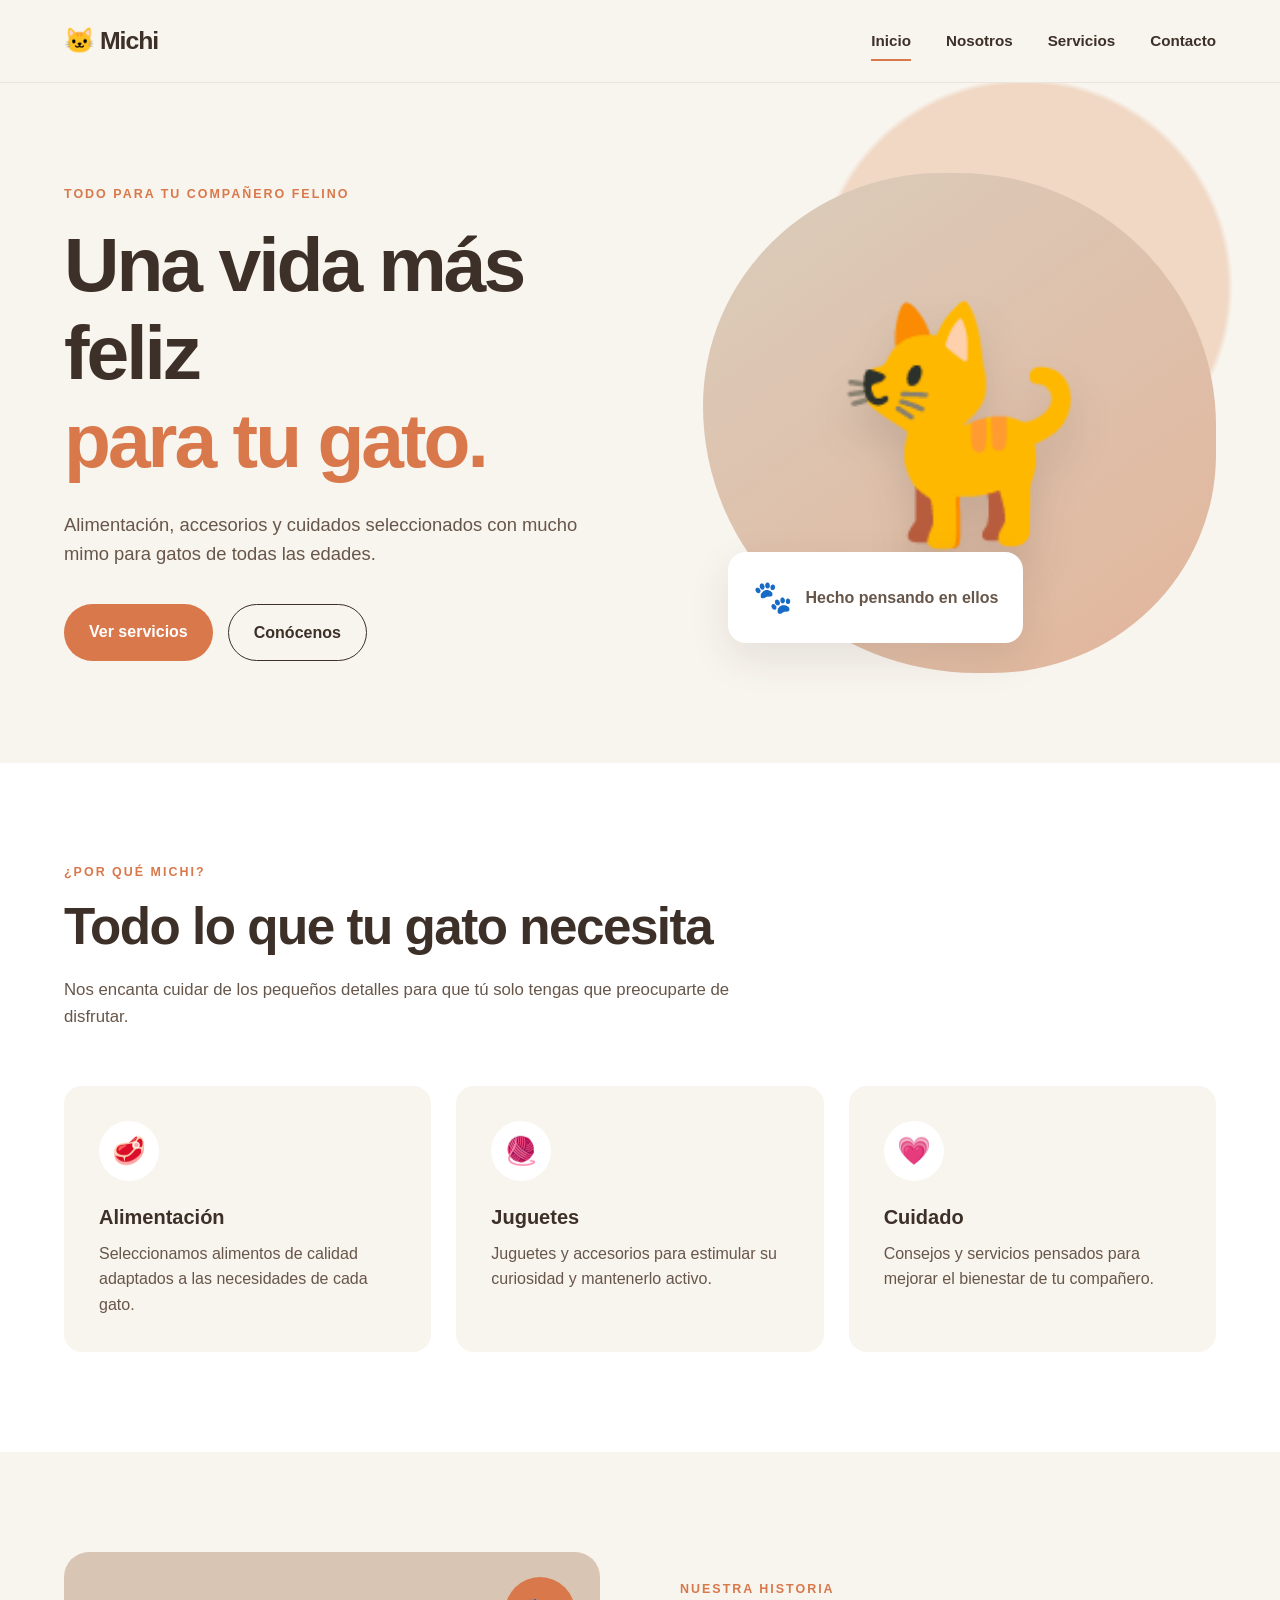
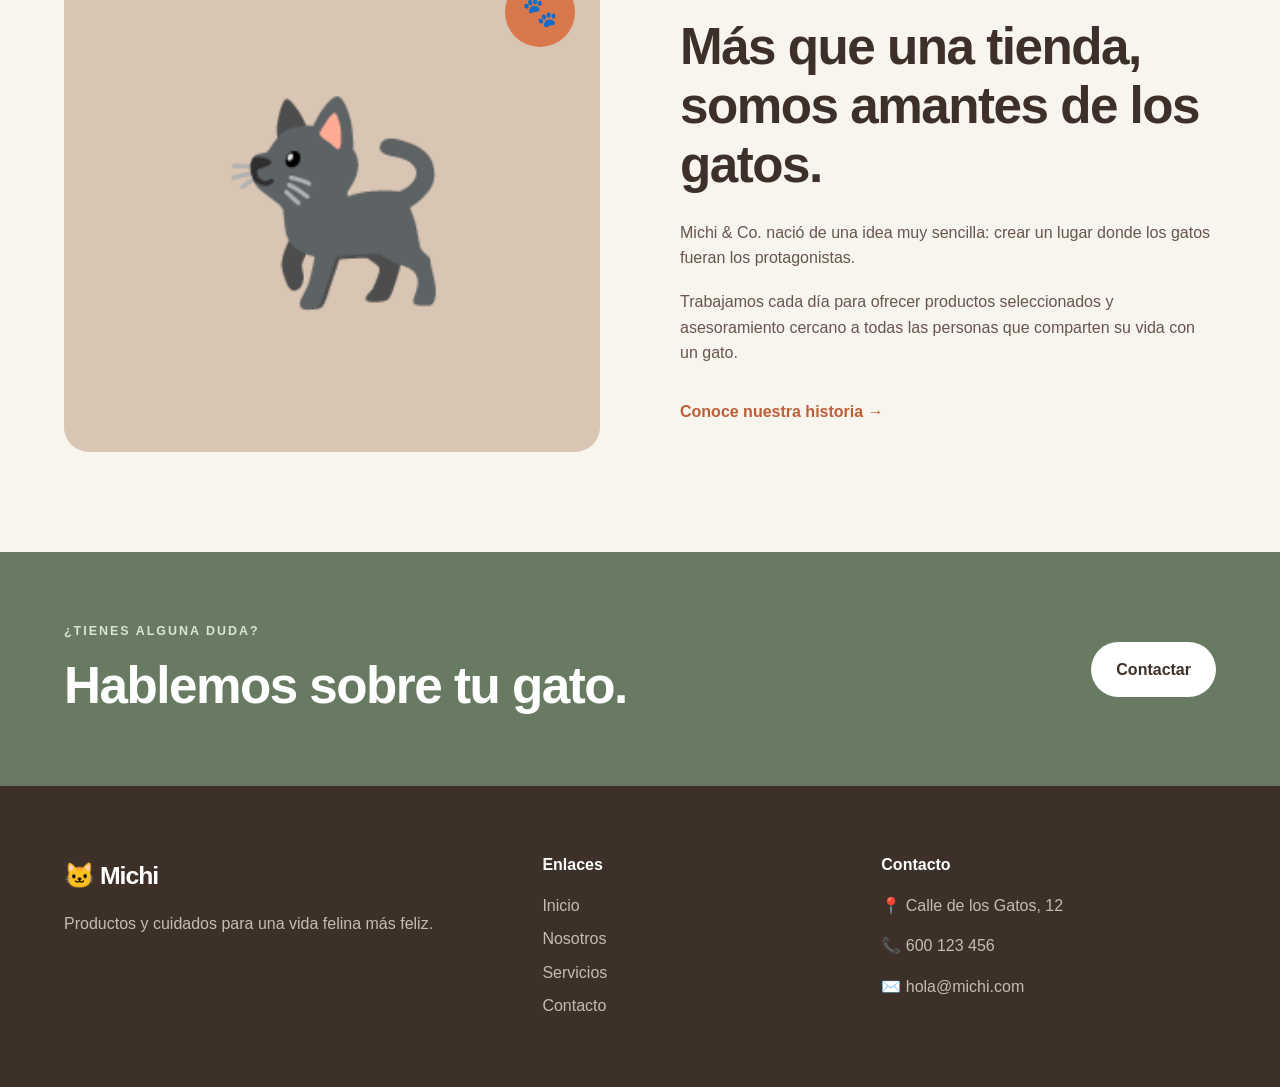
<file: index.html>
<!DOCTYPE html>
<html lang="es">
<head>
    <meta charset="UTF-8">
    <meta name="viewport" content="width=device-width, initial-scale=1.0">
    <meta name="description" content="Michi & Co. - Tienda especializada en productos, alimentación y servicios para gatos.">
    <meta name="keywords" content="gatos, tienda de gatos, comida para gatos, accesorios para gatos, juguetes, cuidado felino">
    <meta name="author" content="Michi & Co.">

    <title>Michi | Todo para tu gato</title>

    <link rel="stylesheet" href="style.css">
</head>

<body>

    <header class="header">
        <div class="container nav-container">
            <a href="index.html" class="logo">
                🐱 Michi
            </a>

            <nav class="nav">
                <a href="index.html" class="active">Inicio</a>
                <a href="about/index.html">Nosotros</a>
                <a href="services/index.html">Servicios</a>
                <a href="contact/index.html">Contacto</a>
            </nav>
        </div>
    </header>

    <main>

        <section class="hero">
            <div class="container hero-content">
                <div class="hero-text">
                    <p class="eyebrow">TODO PARA TU COMPAÑERO FELINO</p>

                    <h1>
                        Una vida más feliz
                        <span>para tu gato.</span>
                    </h1>

                    <p class="hero-description">
                        Alimentación, accesorios y cuidados seleccionados
                        con mucho mimo para gatos de todas las edades.
                    </p>

                    <div class="hero-buttons">
                        <a href="services.html" class="btn btn-primary">
                            Ver servicios
                        </a>

                        <a href="about.html" class="btn btn-secondary">
                            Conócenos
                        </a>
                    </div>
                </div>

                <div class="hero-image">
                    <div class="hero-card">
                        <span>🐾</span>
                        <p>Hecho pensando en ellos</p>
                    </div>
                </div>
            </div>
        </section>

        <section class="features section">
            <div class="container">

                <div class="section-heading">
                    <p class="eyebrow">¿POR QUÉ MICHI?</p>
                    <h2>Todo lo que tu gato necesita</h2>
                    <p>
                        Nos encanta cuidar de los pequeños detalles para
                        que tú solo tengas que preocuparte de disfrutar.
                    </p>
                </div>

                <div class="feature-grid">

                    <article class="feature-card">
                        <div class="feature-icon">🥩</div>
                        <h3>Alimentación</h3>
                        <p>
                            Seleccionamos alimentos de calidad adaptados
                            a las necesidades de cada gato.
                        </p>
                    </article>

                    <article class="feature-card">
                        <div class="feature-icon">🧶</div>
                        <h3>Juguetes</h3>
                        <p>
                            Juguetes y accesorios para estimular su
                            curiosidad y mantenerlo activo.
                        </p>
                    </article>

                    <article class="feature-card">
                        <div class="feature-icon">💗</div>
                        <h3>Cuidado</h3>
                        <p>
                            Consejos y servicios pensados para mejorar
                            el bienestar de tu compañero.
                        </p>
                    </article>

                </div>
            </div>
        </section>

        <section class="about-preview section">
            <div class="container about-preview-grid">

                <div class="about-photo">
                    <div class="photo-decoration">🐾</div>
                </div>

                <div class="about-preview-text">
                    <p class="eyebrow">NUESTRA HISTORIA</p>

                    <h2>Más que una tienda, somos amantes de los gatos.</h2>

                    <p>
                        Michi & Co. nació de una idea muy sencilla:
                        crear un lugar donde los gatos fueran los
                        protagonistas.
                    </p>

                    <p>
                        Trabajamos cada día para ofrecer productos
                        seleccionados y asesoramiento cercano a todas
                        las personas que comparten su vida con un gato.
                    </p>

                    <a href="about.html" class="text-link">
                        Conoce nuestra historia →
                    </a>
                </div>

            </div>
        </section>

        <section class="cta">
            <div class="container cta-content">
                <div>
                    <p class="eyebrow">¿TIENES ALGUNA DUDA?</p>
                    <h2>Hablemos sobre tu gato.</h2>
                </div>

                <a href="contact.html" class="btn btn-light">
                    Contactar
                </a>
            </div>
        </section>

    </main>

    <footer class="footer">
        <div class="container footer-grid">

            <div>
                <a href="index.html" class="logo footer-logo">
                    🐱 Michi
                </a>
                <p>
                    Productos y cuidados para una vida felina más feliz.
                </p>
            </div>

            <div>
                <h3>Enlaces</h3>
                <a href="index.html">Inicio</a>
                <a href="about.html">Nosotros</a>
                <a href="services.html">Servicios</a>
                <a href="contact.html">Contacto</a>
            </div>

            <div>
                <h3>Contacto</h3>
                <p>📍 Calle de los Gatos, 12</p>
                <p>📞 600 123 456</p>
                <p>✉️ hola@michi.com</p>
            </div>

        </div>
    </footer>

</body>
</html>
</file>
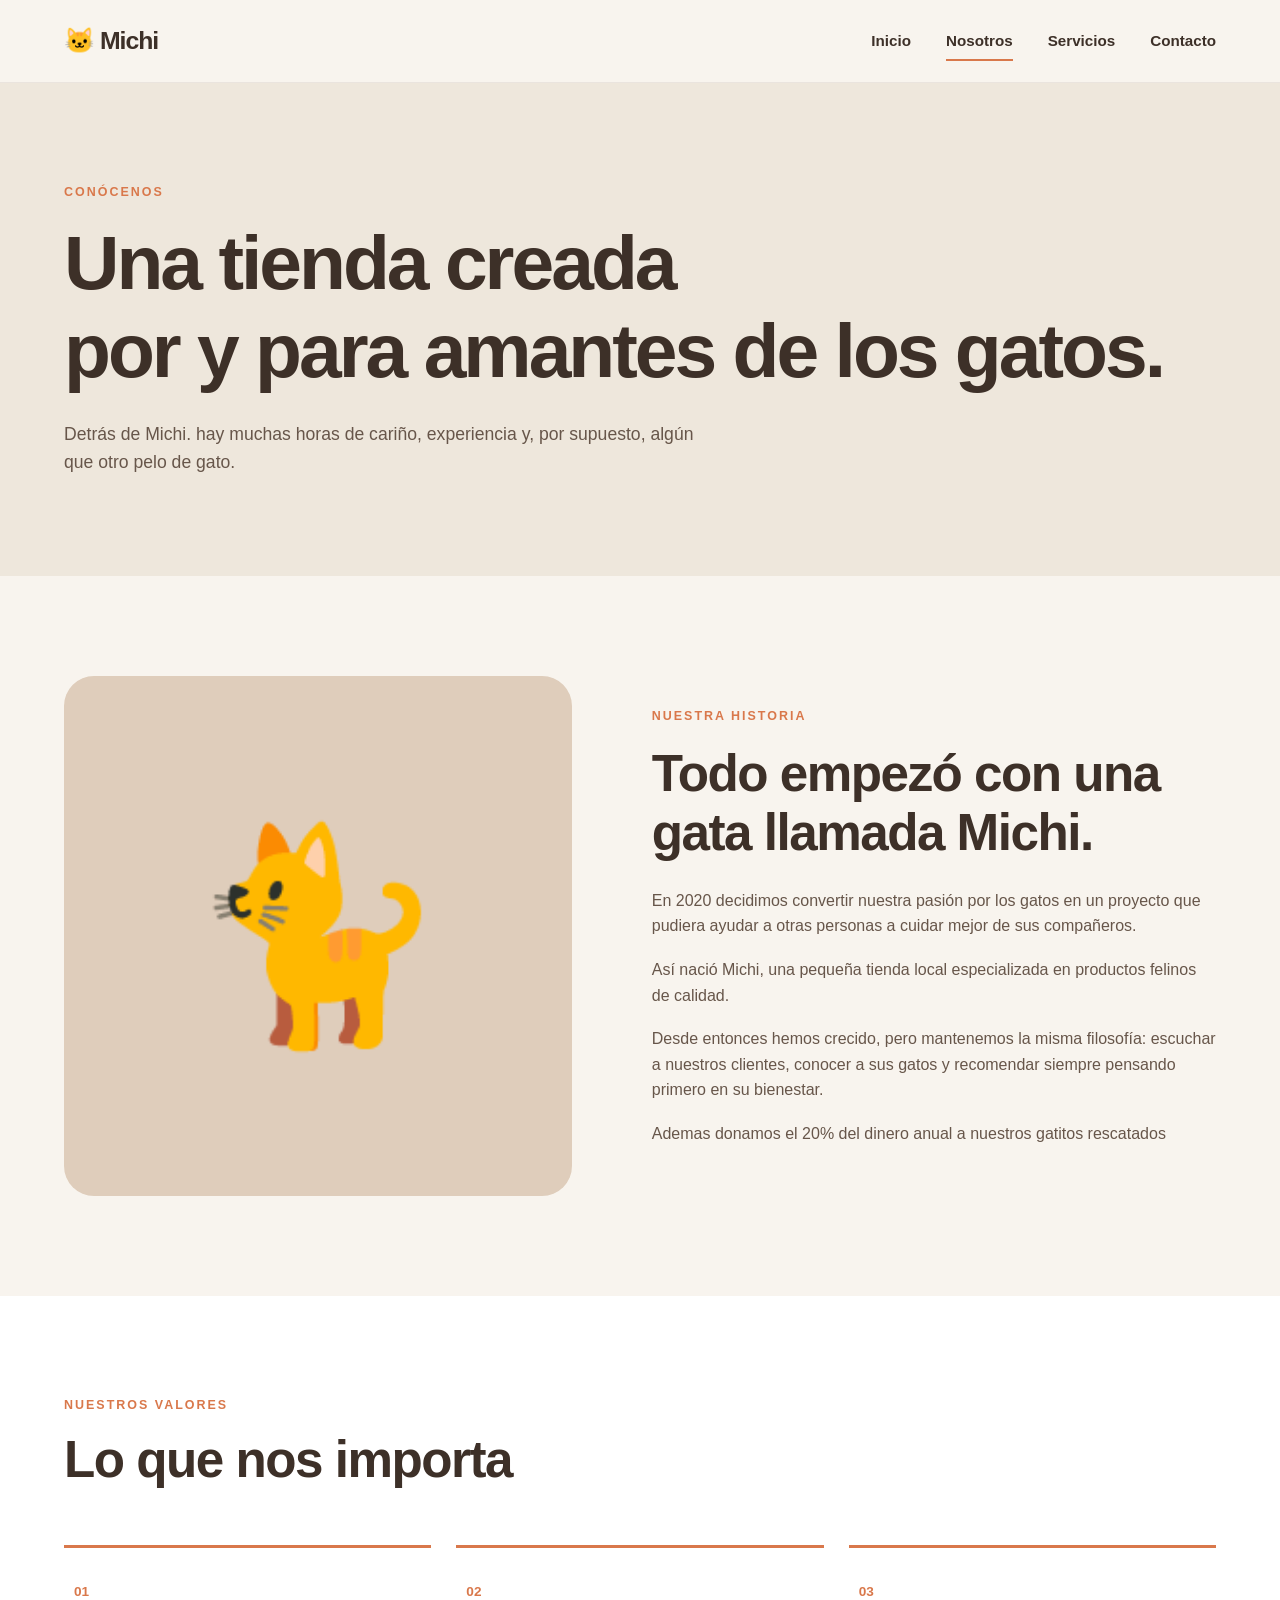
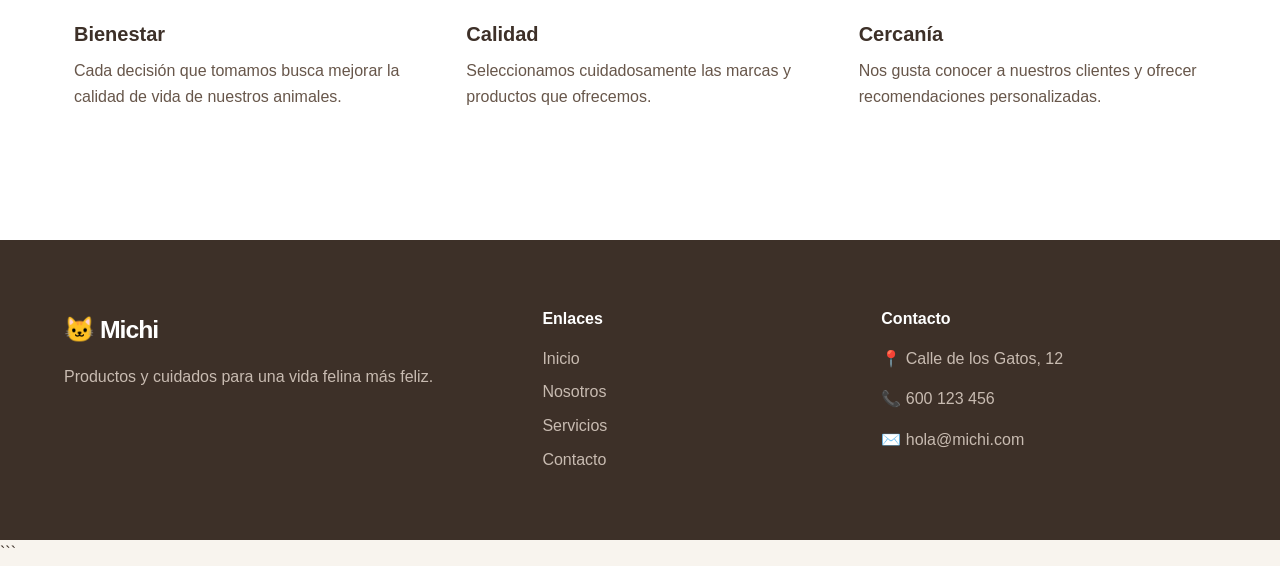
<file: about/index.html>
<!DOCTYPE html>
<html lang="es">
<head>
    <meta charset="UTF-8">
    <meta name="viewport" content="width=device-width, initial-scale=1.0">
    <meta name="description" content="Conoce la historia de Michi, un negocio creado por amantes de los gatos.">
    <meta name="keywords" content="Michi, gatos, tienda felina, amantes de los gatos">
    <meta name="author" content="Michi">

    <title>Nosotros | Michi</title>

    <link rel="stylesheet" href="../style.css">
</head>

<body>

    <header class="header">
        <div class="container nav-container">

            <a href="../index.html" class="logo">
                🐱 Michi
            </a>

            <nav class="nav">
                <a href="../index.html">Inicio</a>
                <a href="index.html" class="active">Nosotros</a>
                <a href="../services/index.html">Servicios</a>
                <a href="../contact/index.html">Contacto</a>
            </nav>

        </div>
    </header>

    <main>

        <section class="page-header">
            <div class="container">
                <p class="eyebrow">CONÓCENOS</p>
                <h1>Una tienda creada<br>por y para amantes de los gatos.</h1>
                <p>
                    Detrás de Michi. hay muchas horas de cariño,
                    experiencia y, por supuesto, algún que otro pelo de gato.
                </p>
            </div>
        </section>

        <section class="section">
            <div class="container story-grid">

                <div class="story-image">
                    <div class="story-cat">
                        🐈
                    </div>
                </div>

                <div class="story-text">
                    <p class="eyebrow">NUESTRA HISTORIA</p>

                    <h2>Todo empezó con una gata llamada Michi.</h2>

                    <p>
                        En 2020 decidimos convertir nuestra pasión por
                        los gatos en un proyecto que pudiera ayudar a
                        otras personas a cuidar mejor de sus compañeros.
                    </p>

                    <p>
                        Así nació Michi, una pequeña tienda local
                        especializada en productos felinos de calidad.
                    </p>

                    <p>
                        Desde entonces hemos crecido, pero mantenemos
                        la misma filosofía: escuchar a nuestros clientes,
                        conocer a sus gatos y recomendar siempre pensando
                        primero en su bienestar.
                    </p>
                    <p>
                        Ademas donamos el 20% del dinero anual a nuestros gatitos rescatados
                    </p>
                </div>

            </div>
        </section>

        <section class="values section">
            <div class="container">

                <div class="section-heading">
                    <p class="eyebrow">NUESTROS VALORES</p>
                    <h2>Lo que nos importa</h2>
                </div>

                <div class="values-grid">

                    <article class="value-card">
                        <span>01</span>
                        <h3>Bienestar</h3>
                        <p>
                            Cada decisión que tomamos busca mejorar
                            la calidad de vida de nuestros animales.
                        </p>
                    </article>

                    <article class="value-card">
                        <span>02</span>
                        <h3>Calidad</h3>
                        <p>
                            Seleccionamos cuidadosamente las marcas
                            y productos que ofrecemos.
                        </p>
                    </article>

                    <article class="value-card">
                        <span>03</span>
                        <h3>Cercanía</h3>
                        <p>
                            Nos gusta conocer a nuestros clientes
                            y ofrecer recomendaciones personalizadas.
                        </p>
                    </article>

                </div>
            </div>
        </section>

    </main>

    <footer class="footer">
        <div class="container footer-grid">

            <div>
                <a href="index.html" class="logo footer-logo">
                    🐱 Michi
                </a>
                <p>Productos y cuidados para una vida felina más feliz.</p>
            </div>

            <div>
                <h3>Enlaces</h3>
                <a href="index.html">Inicio</a>
                <a href="about.html">Nosotros</a>
                <a href="services.html">Servicios</a>
                <a href="contact.html">Contacto</a>
            </div>

            <div>
                <h3>Contacto</h3>
                <p>📍 Calle de los Gatos, 12</p>
                <p>📞 600 123 456</p>
                <p>✉️ hola@michi.com</p>
            </div>

        </div>
    </footer>

</body>
</html>
```
</file>
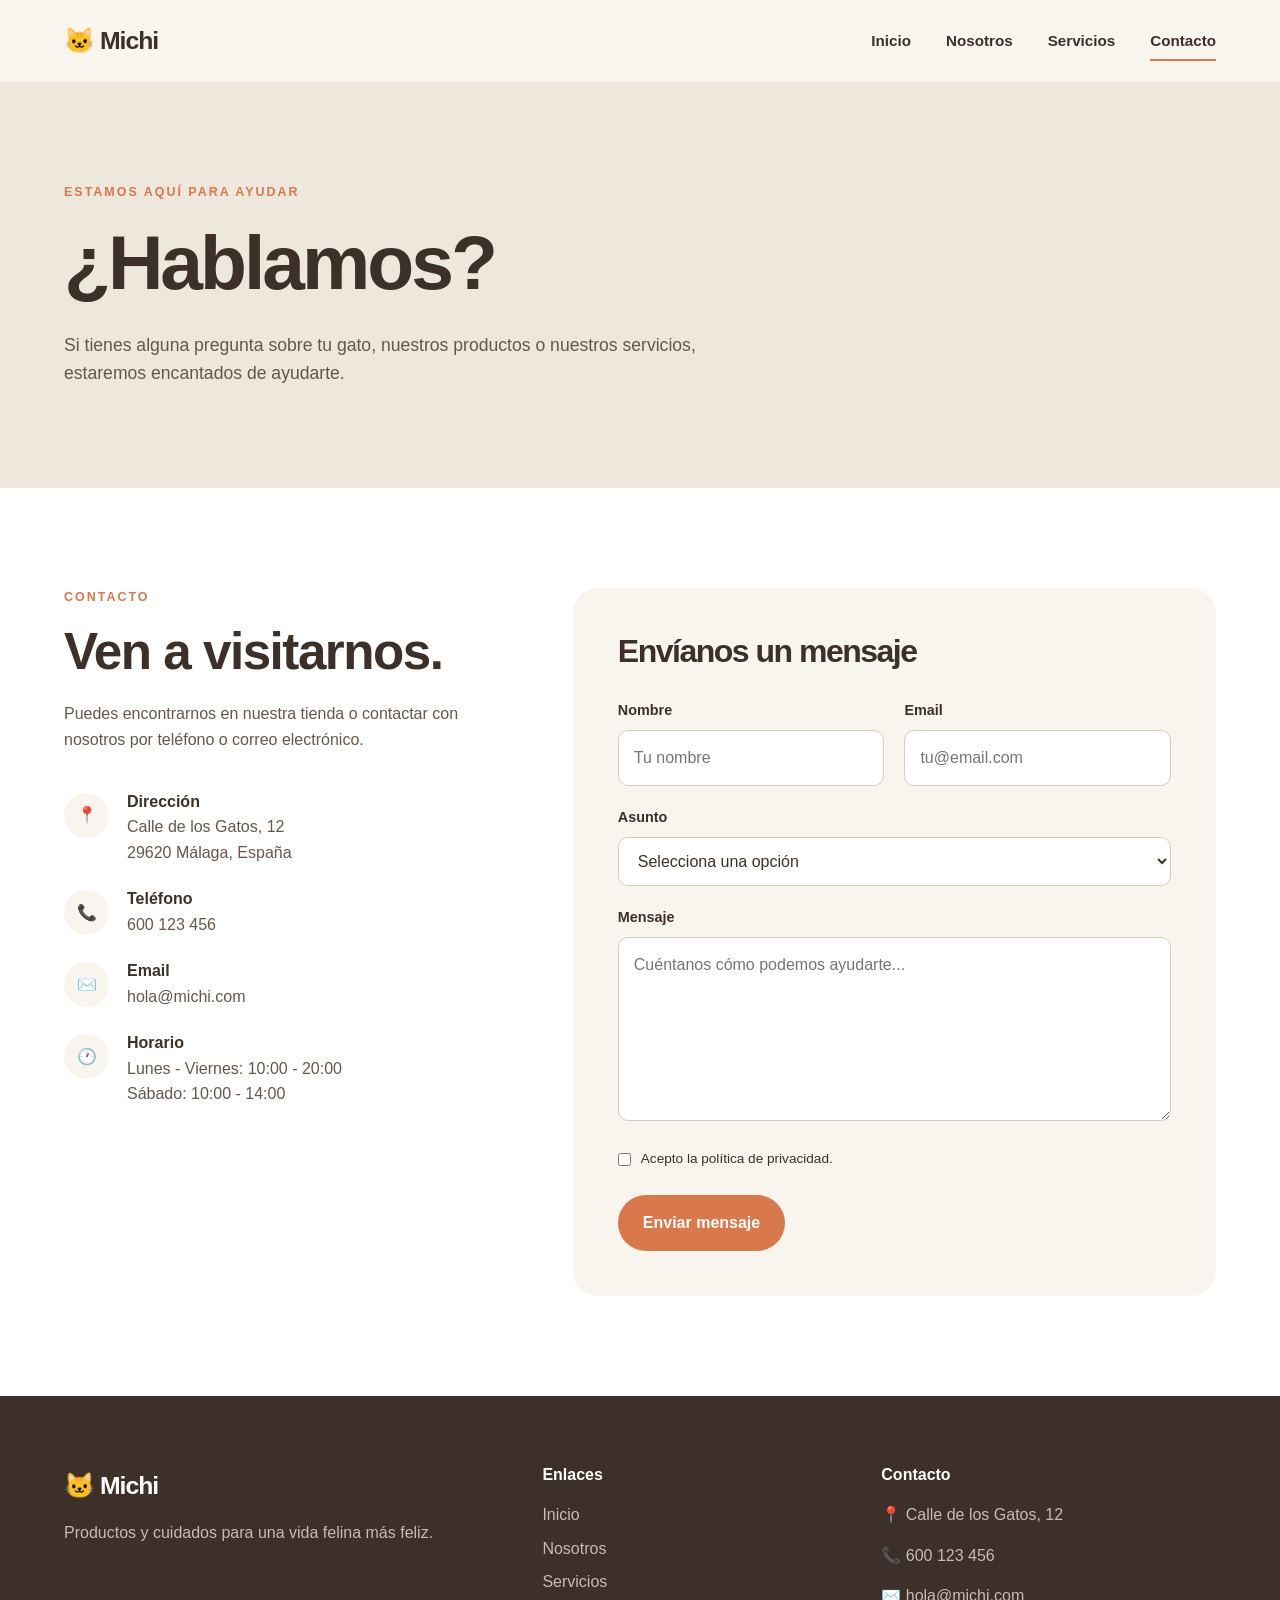
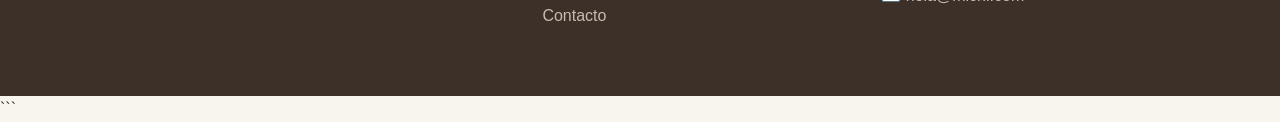
<file: contact/index.html>
<!DOCTYPE html>
<html lang="es">
<head>
    <meta charset="UTF-8">
    <meta name="viewport" content="width=device-width, initial-scale=1.0">
    <meta name="description" content="Contacta con Michi". para resolver tus dudas sobre productos y cuidados para gatos.">
    <meta name="keywords" content="contacto gatos, Michi, tienda gatos, asesoramiento felino">
    <meta name="author" content="Michi">

    <title>Contacto | Michi </title>

    <link rel="stylesheet" href="../style.css">
</head>

<body>

    <header class="header">
        <div class="container nav-container">

            <a href="../index.html" class="logo">
                🐱 Michi
            </a>

            <nav class="nav">
                <a href="../index.html">Inicio</a>
                <a href="../about/index.html">Nosotros</a>
                <a href="../services/index.html">Servicios</a>
                <a href="index.html" class="active">Contacto</a>
            </nav>

        </div>
    </header>

    <main>

        <section class="page-header">
            <div class="container">

                <p class="eyebrow">ESTAMOS AQUÍ PARA AYUDAR</p>

                <h1>
                    ¿Hablamos?
                </h1>

                <p>
                    Si tienes alguna pregunta sobre tu gato,
                    nuestros productos o nuestros servicios,
                    estaremos encantados de ayudarte.
                </p>

            </div>
        </section>

        <section class="section contact-section">
            <div class="container contact-grid">

                <div class="contact-info">

                    <p class="eyebrow">CONTACTO</p>

                    <h2>Ven a visitarnos.</h2>

                    <p>
                        Puedes encontrarnos en nuestra tienda o contactar
                        con nosotros por teléfono o correo electrónico.
                    </p>

                    <div class="contact-item">
                        <span>📍</span>
                        <div>
                            <h3>Dirección</h3>
                            <p>Calle de los Gatos, 12<br>29620 Málaga, España</p>
                        </div>
                    </div>

                    <div class="contact-item">
                        <span>📞</span>
                        <div>
                            <h3>Teléfono</h3>
                            <p>600 123 456</p>
                        </div>
                    </div>

                    <div class="contact-item">
                        <span>✉️</span>
                        <div>
                            <h3>Email</h3>
                            <p>hola@michi.com</p>
                        </div>
                    </div>

                    <div class="contact-item">
                        <span>🕐</span>
                        <div>
                            <h3>Horario</h3>
                            <p>
                                Lunes - Viernes: 10:00 - 20:00<br>
                                Sábado: 10:00 - 14:00
                            </p>
                        </div>
                    </div>

                </div>

                <div class="contact-form-wrapper">

                    <h2>Envíanos un mensaje</h2>

                    <form class="contact-form" action="#" method="post">

                        <div class="form-row">

                            <div class="form-group">
                                <label for="name">Nombre</label>
                                <input
                                    type="text"
                                    id="name"
                                    name="name"
                                    placeholder="Tu nombre"
                                    required
                                >
                            </div>

                            <div class="form-group">
                                <label for="email">Email</label>
                                <input
                                    type="email"
                                    id="email"
                                    name="email"
                                    placeholder="tu@email.com"
                                    required
                                >
                            </div>

                        </div>

                        <div class="form-group">
                            <label for="subject">Asunto</label>

                            <select id="subject" name="subject">

                                <option value="">
                                    Selecciona una opción
                                </option>

                                <option value="products">
                                    Consulta sobre productos
                                </option>

                                <option value="services">
                                    Información sobre servicios
                                </option>

                                <option value="advice">
                                    Asesoramiento
                                </option>

                                <option value="other">
                                    Otro
                                </option>

                            </select>
                        </div>

                        <div class="form-group">
                            <label for="message">Mensaje</label>

                            <textarea
                                id="message"
                                name="message"
                                rows="6"
                                placeholder="Cuéntanos cómo podemos ayudarte..."
                                required
                            ></textarea>
                        </div>

                        <label class="checkbox">
                            <input type="checkbox" required>
                            <span>
                                Acepto la política de privacidad.
                            </span>
                        </label>

                        <button type="submit" class="btn btn-primary">
                            Enviar mensaje
                        </button>

                    </form>

                </div>

            </div>
        </section>

    </main>

    <footer class="footer">
        <div class="container footer-grid">

            <div>
                <a href="index.html" class="logo footer-logo">
                    🐱 Michi
                </a>
                <p>Productos y cuidados para una vida felina más feliz.</p>
            </div>

            <div>
                <h3>Enlaces</h3>
                <a href="index.html">Inicio</a>
                <a href="about.html">Nosotros</a>
                <a href="services.html">Servicios</a>
                <a href="contact.html">Contacto</a>
            </div>

            <div>
                <h3>Contacto</h3>
                <p>📍 Calle de los Gatos, 12</p>
                <p>📞 600 123 456</p>
                <p>✉️ hola@michi.com</p>
            </div>

        </div>
    </footer>

</body>
</html>
```
</file>
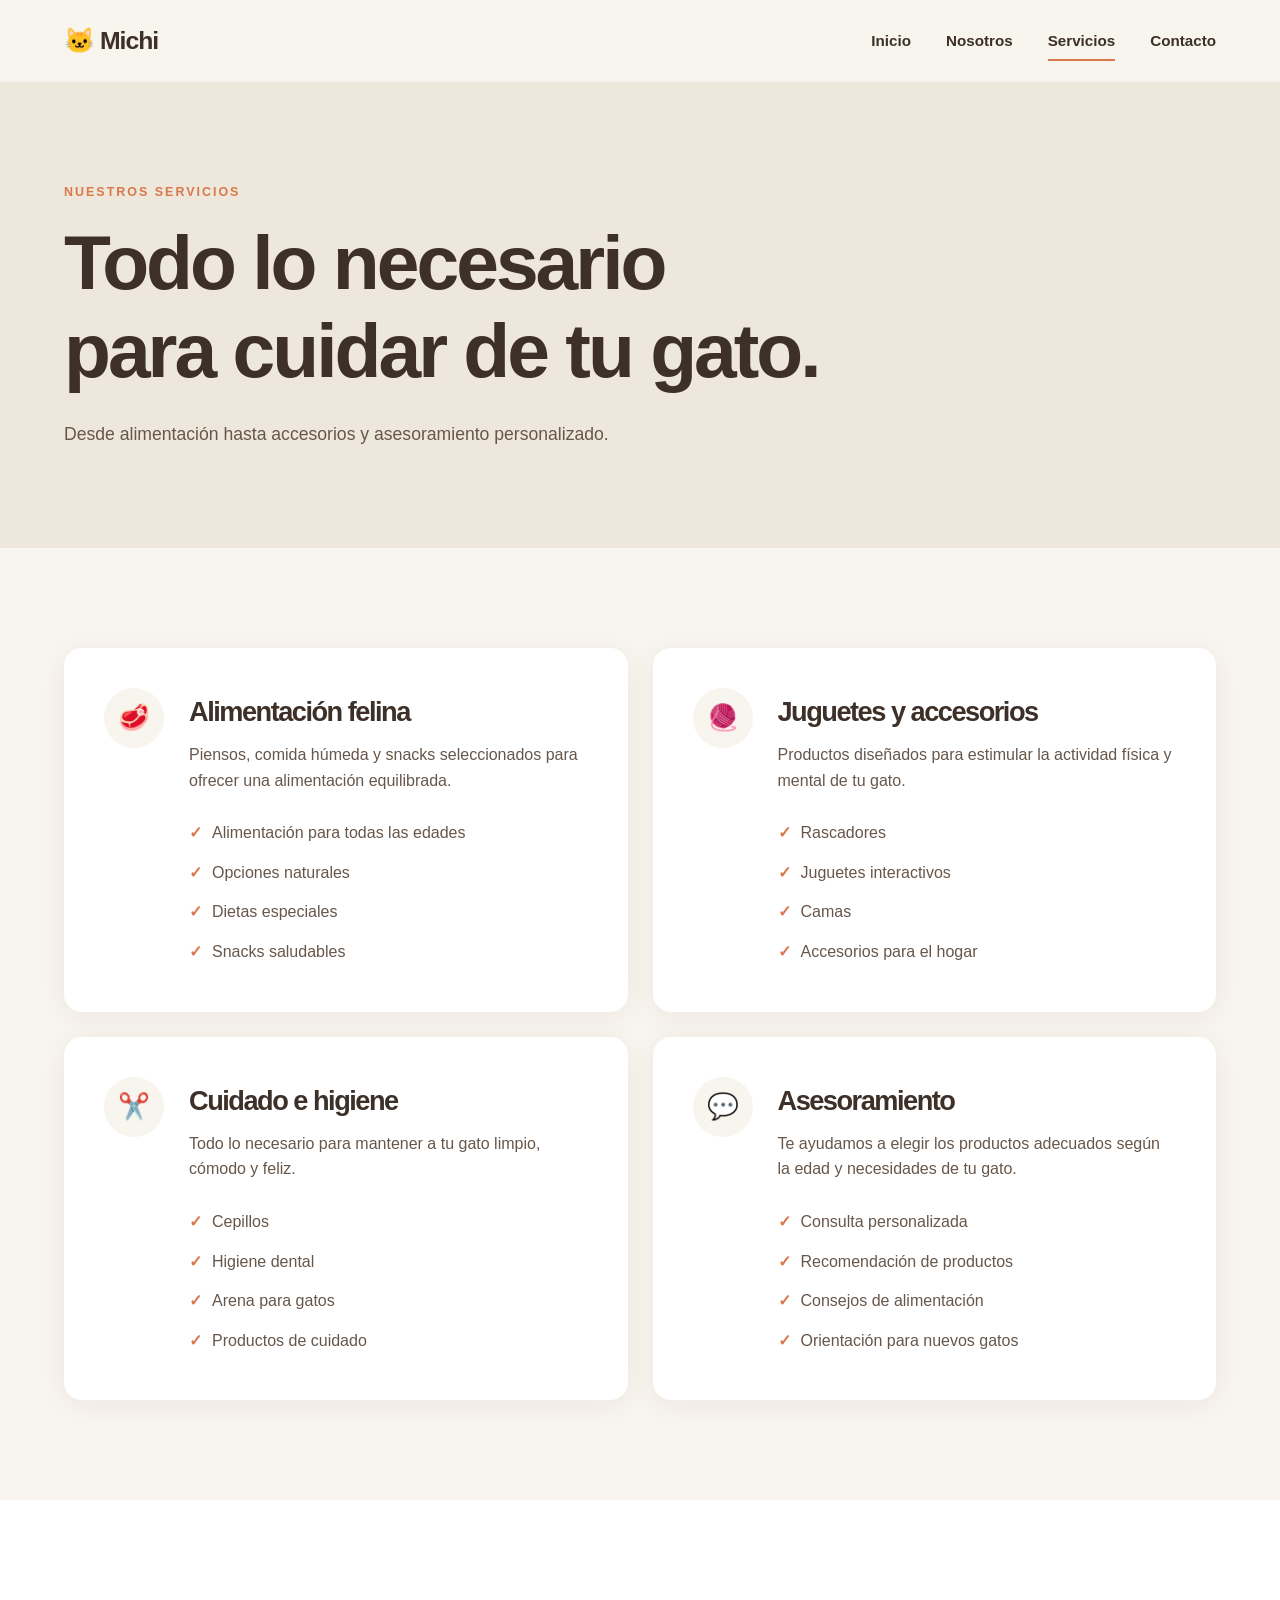
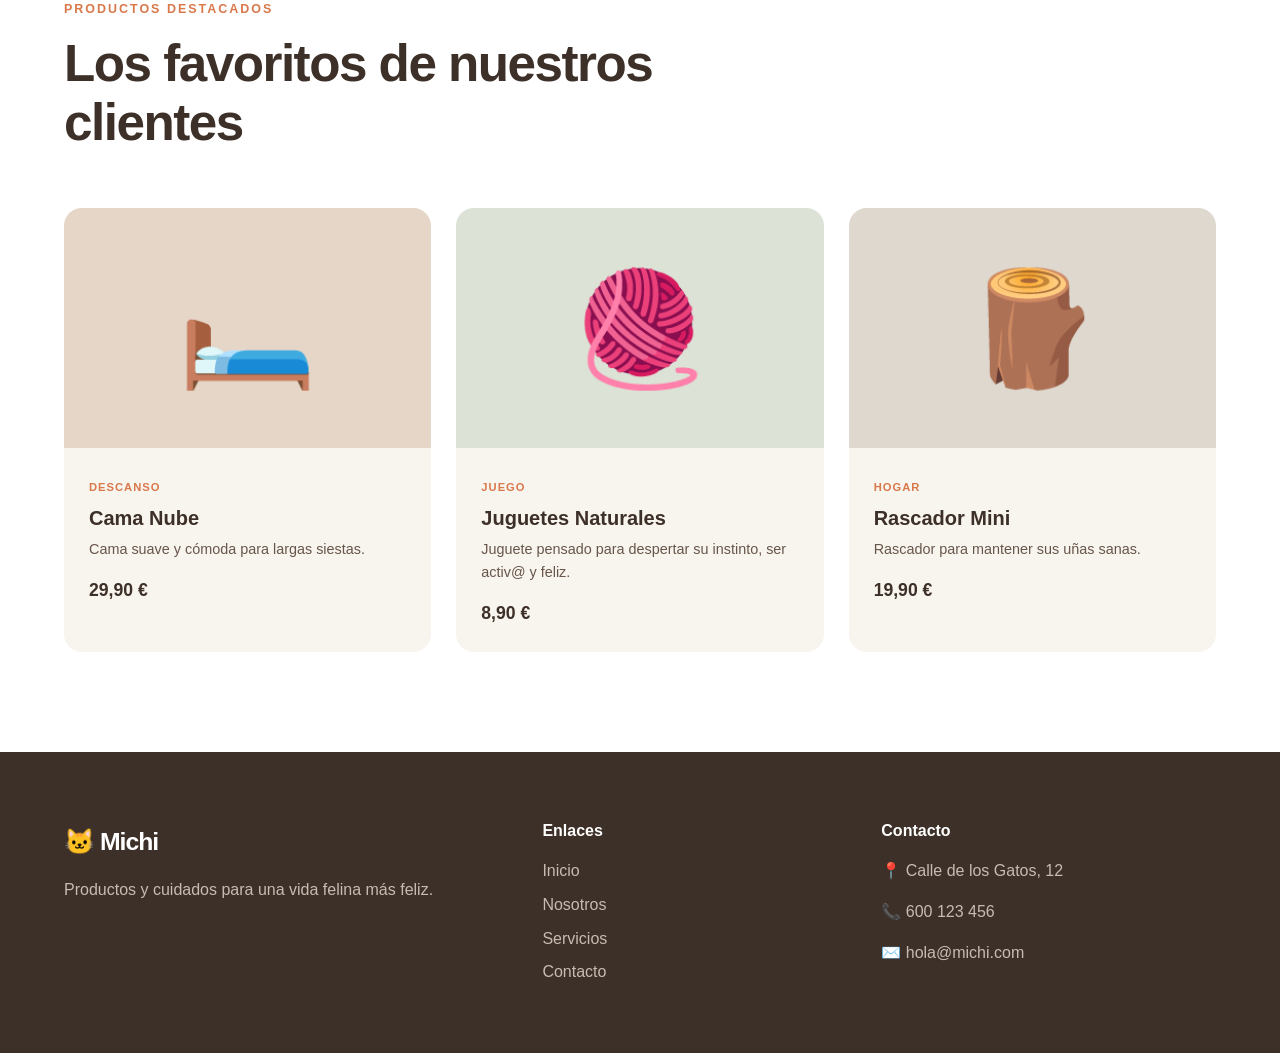
<file: services/index.html>
<!DOCTYPE html>
<html lang="es">
<head>
    <meta charset="UTF-8">
    <meta name="viewport" content="width=device-width, initial-scale=1.0">
    <meta name="description" content="Descubre los productos y servicios de Michi. para el cuidado de tu gato.">
    <meta name="keywords" content="servicios gatos, productos gatos, comida gatos, juguetes gatos, accesorios felinos">
    <meta name="author" content="Michi">
  

    <title>Servicios y productos | Michi </title>

    <link rel="stylesheet" href="../style.css">
</head>

<body>

    <header class="header">
        <div class="container nav-container">

            <a href="../index.html" class="logo">
                🐱 Michi
            </a>

            <nav class="nav">
                <a href="../index.html">Inicio</a>
                <a href="../about/index.html">Nosotros</a>
                <a href="index.html" class="active">Servicios</a>
                <a href="../contact/index.html">Contacto</a>
            </nav>

        </div>
    </header>

    <main>

        <section class="page-header">
            <div class="container">
                <p class="eyebrow">NUESTROS SERVICIOS</p>

                <h1>
                    Todo lo necesario<br>
                    para cuidar de tu gato.
                </h1>

                <p>
                    Desde alimentación hasta accesorios y asesoramiento
                    personalizado.
                </p>
            </div>
        </section>

        <section class="section">
            <div class="container">

                <div class="services-grid">

                    <article class="service-card featured-service">
                        <div class="service-icon">🥩</div>

                        <div>
                            
                            <h2>Alimentación felina</h2>

                            <p>
                                Piensos, comida húmeda y snacks seleccionados
                                para ofrecer una alimentación equilibrada.
                            </p>

                            <ul>
                                <li>Alimentación para todas las edades</li>
                                <li>Opciones naturales</li>
                                <li>Dietas especiales</li>
                                <li>Snacks saludables</li>
                            </ul>
                        </div>
                    </article>

                    <article class="service-card">
                        <div class="service-icon">🧶</div>

                        <div>
                           
                            <h2>Juguetes y accesorios</h2>

                            <p>
                                Productos diseñados para estimular la actividad
                                física y mental de tu gato.
                            </p>

                            <ul>
                                <li>Rascadores</li>
                                <li>Juguetes interactivos</li>
                                <li>Camas</li>
                                <li>Accesorios para el hogar</li>
                            </ul>
                        </div>
                    </article>

                    <article class="service-card">
                        <div class="service-icon">✂️</div>

                        <div>
                            
                            <h2>Cuidado e higiene</h2>

                            <p>
                                Todo lo necesario para mantener a tu gato
                                limpio, cómodo y feliz.
                            </p>

                            <ul>
                                <li>Cepillos</li>
                                <li>Higiene dental</li>
                                <li>Arena para gatos</li>
                                <li>Productos de cuidado</li>
                            </ul>
                        </div>
                    </article>

                    <article class="service-card">
                        <div class="service-icon">💬</div>

                        <div>

                            <h2>Asesoramiento</h2>

                            <p>
                                Te ayudamos a elegir los productos adecuados
                                según la edad y necesidades de tu gato.
                            </p>

                            <ul>
                                <li>Consulta personalizada</li>
                                <li>Recomendación de productos</li>
                                <li>Consejos de alimentación</li>
                                <li>Orientación para nuevos gatos</li>
                            </ul>
                        </div>
                    </article>

                </div>
            </div>
        </section>

        <section class="price-section section">
            <div class="container">

                <div class="section-heading">
                    <p class="eyebrow">PRODUCTOS DESTACADOS</p>
                    <h2>Los favoritos de nuestros clientes</h2>
                </div>

                <div class="products-grid">

                    <article class="product-card">
                        <div class="product-image product-one">
                            🛏️
                        </div>

                        <div class="product-info">
                            <span>DESCANSO</span>
                            <h3>Cama Nube</h3>
                            <p>
                                Cama suave y cómoda para largas siestas.
                            </p>
                            <strong>29,90 €</strong>
                        </div>
                    </article>

                    <article class="product-card">
                        <div class="product-image product-two">
                            🧶
                        </div>

                        <div class="product-info">
                            <span>JUEGO</span>
                            <h3>Juguetes Naturales</h3>
                            <p>
                                Juguete pensado para despertar su instinto, ser activ@ y feliz.
                            </p>
                            <strong>8,90 €</strong>
                        </div>
                    </article>

                    <article class="product-card">
                        <div class="product-image product-three">
                            🪵
                        </div>

                        <div class="product-info">
                            <span>HOGAR</span>
                            <h3>Rascador Mini</h3>
                            <p>
                                Rascador para mantener sus uñas sanas.
                            </p>
                            <strong>19,90 €</strong>
                        </div>
                    </article>

                </div>
            </div>
        </section>

    </main>

    <footer class="footer">
        <div class="container footer-grid">

            <div>
                <a href="index.html" class="logo footer-logo">
                    🐱 Michi
                </a>
                <p>Productos y cuidados para una vida felina más feliz.</p>
            </div>

            <div>
                <h3>Enlaces</h3>
                <a href="index.html">Inicio</a>
                <a href="about.html">Nosotros</a>
                <a href="services.html">Servicios</a>
                <a href="contact.html">Contacto</a>
            </div>

            <div>
                <h3>Contacto</h3>
                <p>📍 Calle de los Gatos, 12</p>
                <p>📞 600 123 456</p>
                <p>✉️ hola@michi.com</p>
            </div>

        </div>
    </footer>

</body>
</html>
</file>
<file: style.css>
:root {
    --cream: #f8f4ee;
    --cream-dark: #eee7dc;
    --brown: #3d3028;
    --brown-light: #67564a;
    --orange: #d9784b;
    --orange-dark: #bd5f37;
    --green: #687a62;
    --white: #ffffff;
    --black: #211c19;

    --container: 1180px;

    --shadow: 0 15px 40px rgba(61, 48, 40, 0.10);

    --radius: 18px;
}

* {
    margin: 0;
    padding: 0;
    box-sizing: border-box;
}

html {
    scroll-behavior: smooth;
}

body {
    font-family: Arial, Helvetica, sans-serif;
    background: var(--cream);
    color: var(--brown);
    line-height: 1.6;
}

img {
    max-width: 100%;
    display: block;
}

a {
    color: inherit;
    text-decoration: none;
}

button,
input,
textarea,
select {
    font: inherit;
}

.container {
    width: min(90%, var(--container));
    margin: 0 auto;
}

.section {
    padding: 100px 0;
}

.eyebrow {
    color: var(--orange);
    font-size: 0.78rem;
    font-weight: 800;
    letter-spacing: 2px;
    margin-bottom: 15px;
}

h1,
h2,
h3 {
    line-height: 1.15;
}

h1 {
    font-size: clamp(3rem, 6vw, 5.5rem);
    letter-spacing: -3px;
}

h2 {
    font-size: clamp(2rem, 4vw, 3.2rem);
    letter-spacing: -1.5px;
}

h3 {
    font-size: 1.25rem;
}

p {
    color: var(--brown-light);
}

.header {
    background: var(--cream);
    border-bottom: 1px solid rgba(61, 48, 40, 0.08);
    position: sticky;
    top: 0;
    z-index: 100;
}

.nav-container {
    min-height: 82px;
    display: flex;
    justify-content: space-between;
    align-items: center;
}

.logo {
    font-size: 1.55rem;
    font-weight: 900;
    letter-spacing: -1px;
}

.logo span {
    color: var(--orange);
}

.nav {
    display: flex;
    align-items: center;
    gap: 35px;
}

.nav a {
    font-size: 0.95rem;
    font-weight: 600;
    position: relative;
    padding: 10px 0;
}

.nav a::after {
    content: "";
    position: absolute;
    left: 0;
    bottom: 2px;
    width: 0;
    height: 2px;
    background: var(--orange);
    transition: 0.3s;
}

.nav a:hover::after,
.nav a.active::after {
    width: 100%;
}

.btn {
    display: inline-block;
    border: none;
    cursor: pointer;
    padding: 15px 25px;
    border-radius: 50px;
    font-weight: 700;
    transition: 0.3s ease;
}

.btn-primary {
    background: var(--orange);
    color: var(--white);
}

.btn-primary:hover {
    background: var(--orange-dark);
    transform: translateY(-2px);
}

.btn-secondary {
    border: 1px solid var(--brown);
    color: var(--brown);
}

.btn-secondary:hover {
    background: var(--brown);
    color: var(--white);
}

.btn-light {
    background: var(--white);
    color: var(--brown);
}

.btn-light:hover {
    transform: translateY(-2px);
}

.hero {
    min-height: 680px;
    display: flex;
    align-items: center;
    background:
        radial-gradient(
            circle at 80% 30%,
            #f0d8c4 0,
            #f0d8c4 18%,
            transparent 18.5%
        ),
        var(--cream);
}

.hero-content {
    display: grid;
    grid-template-columns: 1fr 0.9fr;
    align-items: center;
    gap: 70px;
}

.hero-text h1 span {
    color: var(--orange);
    display: block;
}

.hero-description {
    max-width: 530px;
    font-size: 1.15rem;
    margin: 25px 0 35px;
}

.hero-buttons {
    display: flex;
    gap: 15px;
    flex-wrap: wrap;
}

.hero-image {
    min-height: 500px;
    background:
        linear-gradient(
            145deg,
            rgba(104, 122, 98, 0.1),
            rgba(217, 120, 75, 0.35)
        ),
        #e7d6c6;
    border-radius: 48% 52% 45% 55%;
    position: relative;
    display: flex;
    align-items: center;
    justify-content: center;
}

.hero-image::before {
    content: "🐈";
    font-size: 14rem;
    filter: drop-shadow(0 25px 20px rgba(61, 48, 40, 0.15));
}

.hero-card {
    position: absolute;
    bottom: 30px;
    left: 25px;
    background: var(--white);
    padding: 20px 25px;
    border-radius: var(--radius);
    box-shadow: var(--shadow);
    display: flex;
    align-items: center;
    gap: 12px;
}

.hero-card span {
    font-size: 2rem;
}

.hero-card p {
    font-weight: 700;
}

.section-heading {
    max-width: 700px;
    margin-bottom: 55px;
}

.section-heading > p:last-child {
    margin-top: 20px;
    font-size: 1.05rem;
}

.features {
    background: var(--white);
}

.feature-grid {
    display: grid;
    grid-template-columns: repeat(3, 1fr);
    gap: 25px;
}

.feature-card {
    padding: 35px;
    background: var(--cream);
    border-radius: var(--radius);
    transition: 0.3s;
}

.feature-card:hover {
    transform: translateY(-7px);
    box-shadow: var(--shadow);
}

.feature-icon {
    width: 60px;
    height: 60px;
    background: var(--white);
    border-radius: 50%;
    display: grid;
    place-items: center;
    font-size: 1.7rem;
    margin-bottom: 25px;
}

.feature-card h3 {
    margin-bottom: 12px;
}

.about-preview {
    background: var(--cream);
}

.about-preview-grid {
    display: grid;
    grid-template-columns: 1fr 1fr;
    gap: 80px;
    align-items: center;
}

.about-photo {
    min-height: 500px;
    background: #d9c5b3;
    border-radius: 25px;
    position: relative;
    display: grid;
    place-items: center;
}

.about-photo::before {
    content: "🐈‍⬛";
    font-size: 12rem;
}

.photo-decoration {
    position: absolute;
    top: 25px;
    right: 25px;
    background: var(--orange);
    color: white;
    width: 70px;
    height: 70px;
    border-radius: 50%;
    display: grid;
    place-items: center;
    font-size: 1.8rem;
}

.about-preview-text h2 {
    margin-bottom: 25px;
}

.about-preview-text p {
    margin-bottom: 18px;
}

.text-link {
    color: var(--orange-dark);
    font-weight: 800;
    display: inline-block;
    margin-top: 15px;
}

.cta {
    background: var(--green);
    padding: 70px 0;
}

.cta-content {
    display: flex;
    align-items: center;
    justify-content: space-between;
    gap: 30px;
}

.cta h2 {
    color: var(--white);
}

.cta .eyebrow {
    color: #dce4d7;
}

.page-header {
    background: var(--cream-dark);
    padding: 100px 0;
}

.page-header h1 {
    font-size: clamp(3rem, 6vw, 5rem);
    margin-bottom: 25px;
}

.page-header > div > p:last-child {
    max-width: 650px;
    font-size: 1.1rem;
}

.story-grid {
    display: grid;
    grid-template-columns: 0.9fr 1fr;
    gap: 80px;
    align-items: center;
}

.story-image {
    min-height: 520px;
    background: #dfcdbb;
    border-radius: 30px;
    display: grid;
    place-items: center;
}

.story-cat {
    font-size: 13rem;
}

.story-text h2 {
    margin-bottom: 25px;
}

.story-text p {
    margin-bottom: 18px;
}

.values {
    background: var(--white);
}

.values-grid {
    display: grid;
    grid-template-columns: repeat(3, 1fr);
    gap: 25px;
}

.value-card {
    border-top: 3px solid var(--orange);
    padding: 30px 10px;
}

.value-card > span {
    color: var(--orange);
    font-weight: 800;
    font-size: 0.85rem;
}

.value-card h3 {
    margin: 20px 0 12px;
}

.services-grid {
    display: grid;
    grid-template-columns: repeat(2, 1fr);
    gap: 25px;
}

.service-card {
    background: var(--white);
    border-radius: var(--radius);
    padding: 40px;
    box-shadow: 0 5px 30px rgba(61, 48, 40, 0.06);
    display: grid;
    grid-template-columns: auto 1fr;
    gap: 25px;
}

.service-icon {
    width: 60px;
    height: 60px;
    border-radius: 50%;
    background: var(--cream);
    display: grid;
    place-items: center;
    font-size: 1.6rem;
}

.service-number {
    color: var(--orange);
    font-size: 0.75rem;
    font-weight: 800;
}

.service-card h2 {
    font-size: 1.7rem;
    margin: 8px 0 15px;
}

.service-card p {
    margin-bottom: 20px;
}

.service-card ul {
    list-style: none;
}

.service-card li {
    padding: 7px 0;
    color: var(--brown-light);
}

.service-card li::before {
    content: "✓";
    color: var(--orange);
    font-weight: bold;
    margin-right: 10px;
}

.price-section {
    background: var(--white);
}

.products-grid {
    display: grid;
    grid-template-columns: repeat(3, 1fr);
    gap: 25px;
}

.product-card {
    background: var(--cream);
    border-radius: var(--radius);
    overflow: hidden;
}

.product-image {
    min-height: 240px;
    display: grid;
    place-items: center;
    font-size: 7rem;
}

.product-one {
    background: #e6d6c7;
}

.product-two {
    background: #dce2d5;
}

.product-three {
    background: #ded8cf;
}

.product-info {
    padding: 25px;
}

.product-info > span {
    color: var(--orange);
    font-size: 0.7rem;
    font-weight: 800;
    letter-spacing: 1px;
}

.product-info h3 {
    margin: 8px 0;
}

.product-info p {
    font-size: 0.9rem;
    margin-bottom: 15px;
}

.product-info strong {
    font-size: 1.1rem;
}

.contact-section {
    background: var(--white);
}

.contact-grid {
    display: grid;
    grid-template-columns: 0.8fr 1.2fr;
    gap: 80px;
}

.contact-info h2 {
    margin-bottom: 20px;
}

.contact-info > p:not(.eyebrow) {
    margin-bottom: 40px;
}

.contact-item {
    display: flex;
    gap: 18px;
    margin-bottom: 25px;
}

.contact-item > span {
    width: 45px;
    height: 45px;
    flex-shrink: 0;
    border-radius: 50%;
    background: var(--cream);
    display: grid;
    place-items: center;
}

.contact-item h3 {
    font-size: 1rem;
    margin-bottom: 3px;
}

.contact-form-wrapper {
    background: var(--cream);
    padding: 45px;
    border-radius: 25px;
}

.contact-form-wrapper h2 {
    font-size: 2rem;
    margin-bottom: 30px;
}

.form-row {
    display: grid;
    grid-template-columns: 1fr 1fr;
    gap: 20px;
}

.form-group {
    margin-bottom: 20px;
}

.form-group label {
    display: block;
    font-weight: 700;
    margin-bottom: 8px;
    font-size: 0.9rem;
}

.form-group input,
.form-group textarea,
.form-group select {
    width: 100%;
    border: 1px solid #d7ccc0;
    background: var(--white);
    border-radius: 10px;
    padding: 14px 15px;
    outline: none;
    color: var(--brown);
}

.form-group input:focus,
.form-group textarea:focus,
.form-group select:focus {
    border-color: var(--orange);
}

.form-group textarea {
    resize: vertical;
}

.checkbox {
    display: flex;
    gap: 10px;
    align-items: flex-start;
    font-size: 0.85rem;
    margin-bottom: 25px;
}

.checkbox input {
    margin-top: 5px;
}

.footer {
    background: var(--brown);
    color: var(--white);
    padding-top: 70px;
}

.footer-grid {
    display: grid;
    grid-template-columns: 1.5fr 1fr 1.2fr;
    gap: 60px;
    padding-bottom: 60px;
}

.footer-logo {
    color: var(--white);
}

.footer p {
    color: #c8bbb1;
    margin-top: 15px;
}

.footer h3 {
    font-size: 1rem;
    margin-bottom: 18px;
}

.footer-grid > div > a:not(.logo) {
    display: block;
    color: #c8bbb1;
    margin-bottom: 8px;
}

.footer-grid > div > a:not(.logo):hover {
    color: var(--white);
}

.footer-bottom {
    border-top: 1px solid rgba(255,255,255,0.1);
    padding: 20px 5%;
    text-align: center;
}

.footer-bottom p {
    margin: 0;
    font-size: 0.8rem;
}

@media (max-width: 900px) {

    .hero-content,
    .about-preview-grid,
    .story-grid,
    .contact-grid {
        grid-template-columns: 1fr;
    }

    .hero {
        padding: 70px 0;
    }

    .hero-image {
        min-height: 400px;
    }

    .feature-grid,
    .values-grid,
    .products-grid {
        grid-template-columns: 1fr 1fr;
    }

    .services-grid {
        grid-template-columns: 1fr;
    }

    .footer-grid {
        grid-template-columns: 1fr 1fr;
    }
}


@media (max-width: 650px) {

    .nav-container {
        flex-direction: column;
        padding: 18px 0;
        gap: 15px;
    }

    .nav {
        gap: 18px;
        flex-wrap: wrap;
        justify-content: center;
    }

    .nav a {
        font-size: 0.85rem;
    }

    .section {
        padding: 70px 0;
    }

    .hero {
        min-height: auto;
    }

    .hero-image {
        min-height: 320px;
    }

    .hero-image::before {
        font-size: 9rem;
    }

    .feature-grid,
    .values-grid,
    .products-grid,
    .footer-grid,
    .form-row {
        grid-template-columns: 1fr;
    }

    .about-photo,
    .story-image {
        min-height: 350px;
    }

    .story-cat {
        font-size: 9rem;
    }

    .service-card {
        grid-template-columns: 1fr;
    }

    .contact-form-wrapper {
        padding: 25px;
    }

    .cta-content {
        flex-direction: column;
        align-items: flex-start;
    }

    .page-header {
        padding: 70px 0;
    }
}
</file>
